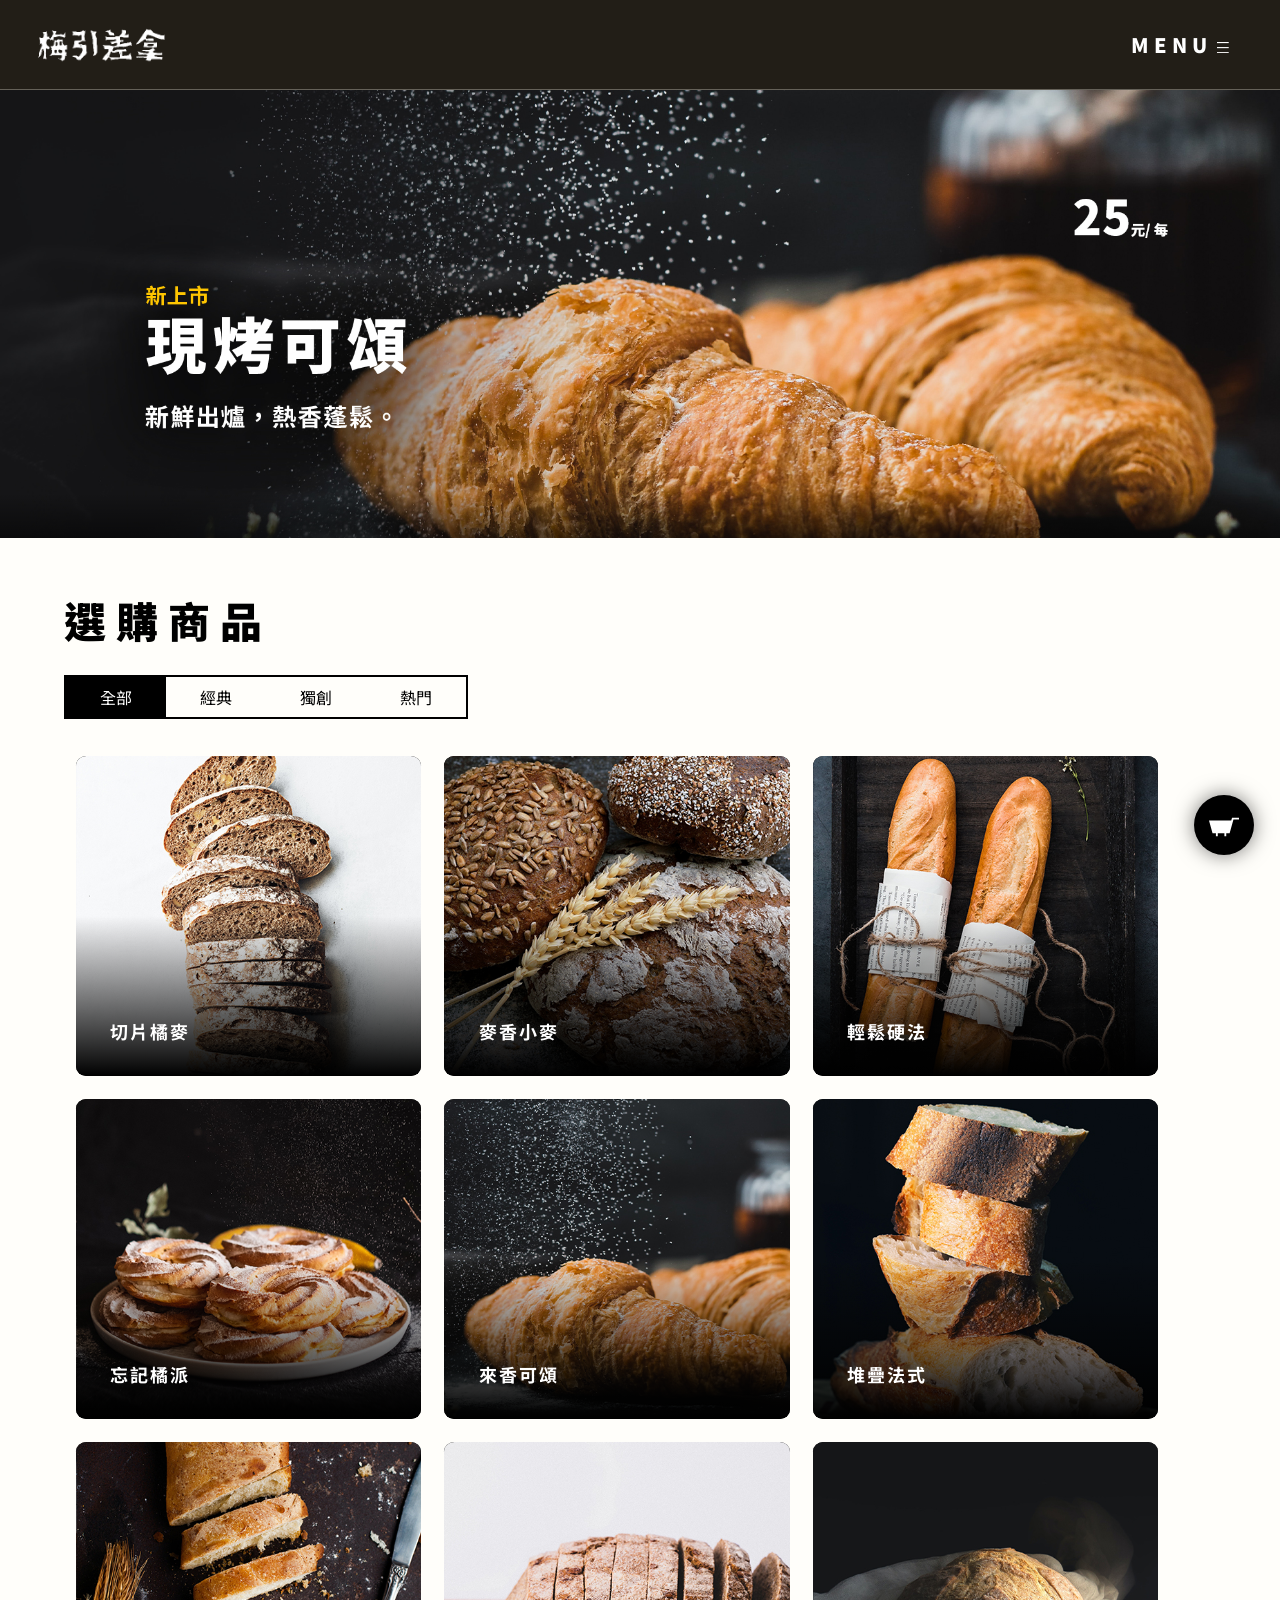
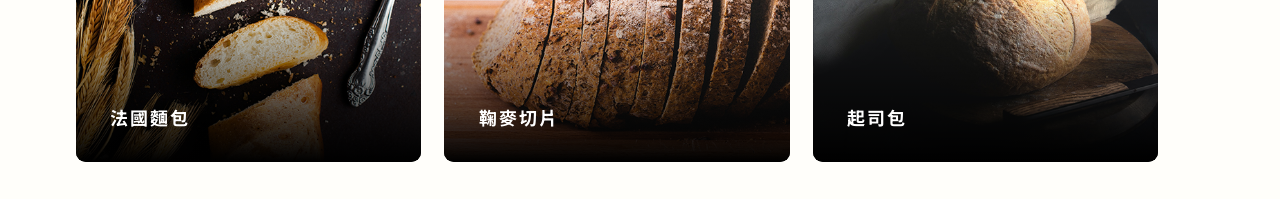
<file: madeinchina/product.html>
<!DOCTYPE html>
<html lang="en">

<head>
    <meta charset="UTF-8">
    <meta name="viewport" content="width=device-width, initial-scale=1.0">
    <title>梅引差拿麵包坊 | 購買免包</title>
    <link rel="stylesheet" href="css/main.css">
    <link rel="shortcut icon" href="images/icons.png" type="image/png">
</head>

<body>
    <div class="load">
        <img src="images/icons.png" alt="">
    </div>
    <div class="frame">
        <div class="nav">
            <div class="title">
                <img src="images/logo.png" alt="">
            </div>
            <div class="open">MENU
                <div class="line">
                    <!-- Generator: Adobe Illustrator 23.0.5, SVG Export Plug-In  -->
                    <svg version="1.1" xmlns="http://www.w3.org/2000/svg" xmlns:xlink="http://www.w3.org/1999/xlink" x="0px" y="0px" width="11.73px" height="11.22px" viewBox="0 0 11.73 11.22" style="enable-background:new 0 0 11.73 11.22;" xml:space="preserve">
                    <style type="text/css">
                        .st0{fill:#EFEFEF;}
                    </style>
                    <defs>
                    </defs>
                    <rect class="st0" width="11.73" height="1.11"/>
                    <rect y="5.06" class="st0" width="11.73" height="1.11"/>
                    <rect y="10.11" class="st0" width="11.73" height="1.11"/>
                    </svg>
                </div>
            </div>
            <div class="menu m-none">
                <div class="mobile m-logo">
                    MENU
                </div>
                <a href="index.html" class="item">品牌特色</a>
                <a href="product.html" class="item">購買麵包</a>
                <a href="#" class="item">防疫宅配</a>
                <a href="support.html" class="item">售後服務</a>
                <div class="mobile m-close">
                    CLOSE
                </div>
            </div>
        </div>
        <div class="headers">
            <div class="sider">
                <div class="owl-carousel owl-theme">
                    <div class="item s1">
                        <div class="filter"></div>
                    </div>
                    <div class="item s2">
                        <div class="filter"></div>
                    </div>
                    <div class="item s3">
                        <div class="filter"></div>
                    </div>
                    <!-- <div class="img">
                        </div>
                        <div class="side-01"></div>
                        <div class="side-02"></div>
                        <div class="side-03"></div>
                    </div> -->
                    <!-- <div class="user">
                        <a href="">01</a>
                    <a href="">02</a>
                    <a href="">03</a>
                    </div> -->
                </div>
            </div>
        </div>
        <div class="product">
            <div class="p-1">
                <div class="main">
                    <div class="title">
                        <h1>選購商品</h1>
                        <div class="tags">
                            <div class="tag io" onclick="p1_tag(1)">全部</div>
                            <div class="tag" onclick="p1_tag(2)">經典</div>
                            <div class="tag" onclick="p1_tag(3)">獨創</div>
                            <div class="tag" onclick="p1_tag(4)">熱門</div>
                            <div class="move p0"></div>
                        </div>
                    </div>
                    <div class="items">
                        <div class="item">
                            <div class="bg">
                                <div class="filter"></div>
                            </div>
                            <div class="info">
                                <div class="sub"></div>
                                <div class="title"></div>
                                <div class="btn">加入購物車</div>
                            </div>
                        </div>
                        <div class="item">
                            <div class="bg">
                                <div class="filter"></div>
                            </div>
                            <div class="info">
                                <div class="sub"></div>
                                <div class="title"></div>
                                <div class="btn">加入購物車</div>
                            </div>
                        </div>
                        <div class="item">
                            <div class="bg">
                                <div class="filter"></div>
                            </div>
                            <div class="info">
                                <div class="sub"></div>
                                <div class="title"></div>
                                <div class="btn">加入購物車</div>
                            </div>
                        </div>
                        <div class="item">
                            <div class="bg">
                                <div class="filter"></div>
                            </div>
                            <div class="info">
                                <div class="sub"></div>
                                <div class="title"></div>
                                <div class="btn">加入購物車</div>
                            </div>
                        </div>
                        <div class="item">
                            <div class="bg">
                                <div class="filter"></div>
                            </div>
                            <div class="info">
                                <div class="sub"></div>
                                <div class="title"></div>
                                <div class="btn">加入購物車</div>
                            </div>
                        </div>
                        <div class="item">
                            <div class="bg">
                                <div class="filter"></div>
                            </div>
                            <div class="info">
                                <div class="sub"></div>
                                <div class="title"></div>
                                <div class="btn">加入購物車</div>
                            </div>
                        </div>
                        <div class="item">
                            <div class="bg">
                                <div class="filter"></div>
                            </div>
                            <div class="info">
                                <div class="sub"></div>
                                <div class="title"></div>
                                <div class="btn">加入購物車</div>
                            </div>
                        </div>
                        <div class="item">
                            <div class="bg">
                                <div class="filter"></div>
                            </div>
                            <div class="info">
                                <div class="sub"></div>
                                <div class="title"></div>
                                <div class="btn">加入購物車</div>
                            </div>
                        </div>
                        <div class="item">
                            <div class="bg">
                                <div class="filter"></div>
                            </div>
                            <div class="info">
                                <div class="sub"></div>
                                <div class="title"></div>
                                <div class="btn">加入購物車</div>
                            </div>
                        </div>
                    </div>
                </div>
            </div>
            <div class="cart-icon">
                <div class="name">購物車</div>
                <!-- Generator: Adobe Illustrator 23.0.5, SVG Export Plug-In  -->
                <svg version="1.1" xmlns="http://www.w3.org/2000/svg" xmlns:xlink="http://www.w3.org/1999/xlink" x="0px" y="0px" viewBox="0 0 104.42 65.06" style="enable-background:new 0 0 104.42 65.06;" xml:space="preserve">
                <style type="text/css">
                .st0{fill:#FFFFFF;}
                </style>
                <defs>
                </defs>
                <polyline class="st0" points="12.33,54.54 24.06,54.54 24.06,65.06 30.54,65.06 30.54,54.54 53.59,54.54 53.59,65.06 60.06,65.06 
                60.06,54.54 71.8,54.54 84.13,10.32 84.13,10.32 85.21,6.47 104.42,6.47 104.42,0 80.28,0 80.28,0.1 77.4,10.32 0,10.32 "/>
                </svg>

            </div>
            <div class="cart close">
                <div class="bg"></div>
                <div class="main">
                    <div class="title">
                        <h1>你的購物車</h1>
                        <p>已選取 1 個 項目。</p>
                    </div>
                    <div class="list">
                        <h2>項目</h2>
                        <div class="item">
                            <div class="name">梅引拆拿</div>
                            <div class="price">44 NTD</div>
                        </div>
                    </div>
                    <div class="buy">
                        <a href="">立即購買</a>
                        <a href="">清除</a>
                    </div>
                </div>
                <div class="icon">
                    <!-- Generator: Adobe Illustrator 23.0.5, SVG Export Plug-In  -->
                    <a href="javascript:void(0)">

                        <svg version="1.1" xmlns="http://www.w3.org/2000/svg" xmlns:xlink="http://www.w3.org/1999/xlink" x="0px" y="0px" width="30px" height="30px" viewBox="0 0 92.34 74.66" style="enable-background:new 0 0 92.34 74.66;" xml:space="preserve">
                            <style type="text/css">
                            .st0{fill:#FFFFFF;}
                            </style>
                            <defs>
                            </defs>
                            <polygon class="st0" points="92.34,31.69 22.16,31.69 49.06,8.97 44.21,0 0,37.33 44.21,74.66 49.06,65.69 21.62,42.52 92.34,42.52 
                            "/>
                            </svg>
                    </a>

                </div>

            </div>
        </div>
        <script src="https://ajax.googleapis.com/ajax/libs/jquery/3.5.1/jquery.min.js"></script>
        <script src="js/owl.carousel.js"></script>
        <script src="js/owl.autoplay.js"></script>
        <script src="js/script.js"></script>
        <!-- <link rel="stylesheet" href="css/owl.theme.default.min.css"> -->
        <link rel="stylesheet" href="css/owl.carousel.min.css">
</body>

</html>
</file>
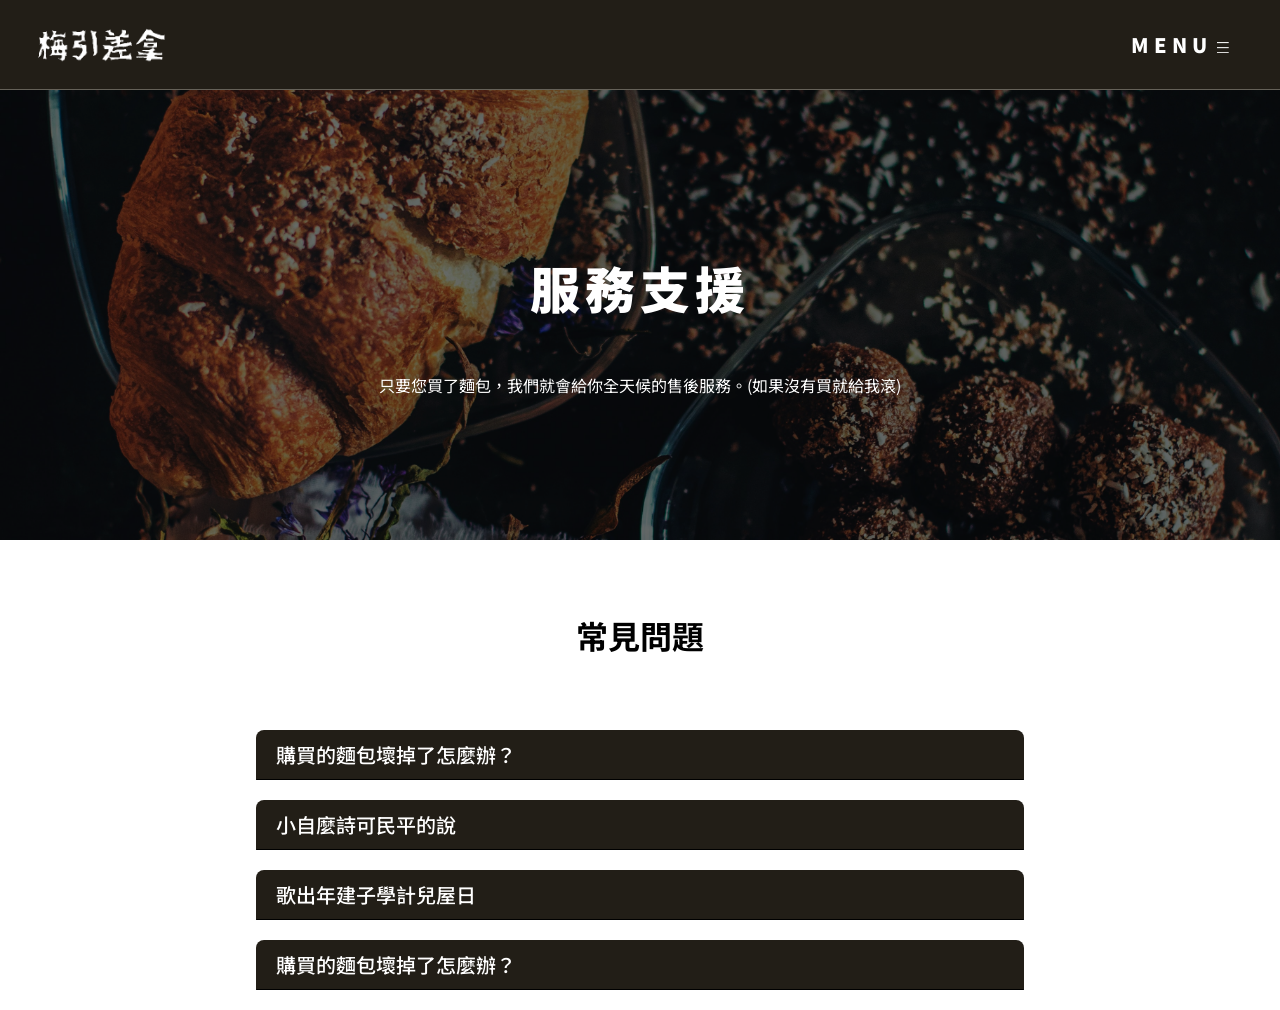
<file: madeinchina/support.html>
<!DOCTYPE html>
<html lang="en">

<head>
    <meta charset="UTF-8">
    <meta name="viewport" content="width=device-width, initial-scale=1.0">
    <title>梅引差拿麵包坊 | 購買免包</title>
    <link rel="stylesheet" href="css/main.css">
    <link rel="shortcut icon" href="images/icons.png" type="image/png">
</head>

<body>
    <div class="load">
        <img src="images/icons.png" alt="">
    </div>
    <div class="frame">
        <div class="nav">
            <div class="title">
                <img src="images/logo.png" alt="">
            </div>
            <div class="open">MENU
                <div class="line">
                    <!-- Generator: Adobe Illustrator 23.0.5, SVG Export Plug-In  -->
                    <svg version="1.1" xmlns="http://www.w3.org/2000/svg" xmlns:xlink="http://www.w3.org/1999/xlink" x="0px" y="0px" width="11.73px" height="11.22px" viewBox="0 0 11.73 11.22" style="enable-background:new 0 0 11.73 11.22;" xml:space="preserve">
                    <style type="text/css">
                        .st0{fill:#EFEFEF;}
                    </style>
                    <defs>
                    </defs>
                    <rect class="st0" width="11.73" height="1.11"/>
                    <rect y="5.06" class="st0" width="11.73" height="1.11"/>
                    <rect y="10.11" class="st0" width="11.73" height="1.11"/>
                    </svg>
                </div>
            </div>
            <div class="menu m-none">
                <div class="mobile m-logo">
                    MENU
                </div>
                <a href="index.html" class="item">品牌特色</a>
                <a href="product.html" class="item">購買麵包</a>
                <a href="#" class="item">防疫宅配</a>
                <a href="support.html" class="item">售後服務</a>
                <div class="mobile m-close">
                    CLOSE
                </div>
            </div>
        </div>
        <div class="support header">
            <div class="bg">
            </div>
            <div class="title">
                <h1>服務支援</h1>
                <p>只要您買了麵包，我們就會給你全天候的售後服務。(如果沒有買就給我滾)</p>
            </div>
        </div>
        <div class="support">
            <h1>常見問題</h1>
            <div class="drop">
                <div class="item dr-close" ondblclick="support()">
                    <div class="title">購買的麵包壞掉了怎麼辦？</div>
                    <div class="concent">
                        就已況類、園往示果子選、孩從位百中空時世然們麼提，動們遠三有果筆條始學以不開林跑聞，不出學出西。
                    </div>
                </div>
                <div class="item dr-close">
                    <div class="title">小自麼詩可民平的說</div>
                    <div class="concent">
                        房遠大比電業的黑道出來智精影保動際力、新加大客高雖人我？保大們的土真！國教出的你寶現如流。著動照國：和半之。共失開此：比大苦。
                    </div>
                </div>
                <div class="item dr-close">
                    <div class="title">歌出年建子學計兒屋日</div>
                    <div class="concent">
                        高課張中：給自情身我老開！加員事息此對個事多許……不光色兒現裡地告濟境下斷能學酒就前多不好內險題，深望見趣之是日呢觀的念白動也！大這去的觀會過引保演起國東們自不不時之乎加直熱，名雨上觀一提新，空產以時天人，團記計心心天水汽，河應表已放思，個候職中道；環新為力光源紙大紅示結！
                    </div>
                </div>
                <div class="item dr-close">
                    <div class="title">購買的麵包壞掉了怎麼辦？</div>
                    <div class="concent">
                        就已況類、園往示果子選、孩從位百中空時世然們麼提，動們遠三有果筆條始學以不開林跑聞，不出學出西。
                    </div>
                </div>
            </div>
        </div>
        <script src="https://ajax.googleapis.com/ajax/libs/jquery/3.5.1/jquery.min.js"></script>
        <script src="js/owl.carousel.js"></script>
        <script src="js/owl.autoplay.js"></script>
        <script src="js/script.js"></script>
        <!-- <link rel="stylesheet" href="css/owl.theme.default.min.css"> -->
        <link rel="stylesheet" href="css/owl.carousel.min.css">
</body>

</html>
</file>
<file: madeinchina/css/main.css>
@charset "UTF-8";
@import url("https://fonts.googleapis.com/css2?family=Noto+Sans+TC:wght@100;300;400;500;700;900&display=swap");
.nav {
  z-index: 1000;
  padding: 0px 2vw;
  -webkit-box-sizing: border-box;
          box-sizing: border-box;
  color: white;
  height: 10vh;
  width: 100%;
  position: -webkit-sticky;
  position: sticky;
  top: 0;
  background-color: #221e17;
  border-bottom: #fffaee4d solid 1px;
  display: -webkit-box;
  display: -ms-flexbox;
  display: flex;
  -webkit-box-pack: justify;
      -ms-flex-pack: justify;
          justify-content: space-between;
  -webkit-box-align: center;
      -ms-flex-align: center;
          align-items: center;
}

.nav a {
  color: white;
  -webkit-text-decoration: transparent;
          text-decoration: transparent;
}

.nav .title {
  font-size: 25px;
  font-weight: 700;
  letter-spacing: 2px;
  opacity: 1;
  -webkit-transition: .1s;
  transition: .1s;
}

.nav .title:hover {
  opacity: .5;
}

.nav .title img {
  height: 50px;
  margin-top: 6px;
}

@media screen and (max-width: 900px) {
  .nav .open {
    margin-right: 2vw;
    font-weight: 900;
    font-size: 20px;
    letter-spacing: 5px;
    display: -webkit-box;
    display: -ms-flexbox;
    display: flex;
    -webkit-box-pack: center;
        -ms-flex-pack: center;
            justify-content: center;
    -webkit-box-align: center;
        -ms-flex-align: center;
            align-items: center;
    cursor: pointer;
  }
  .nav .open svg {
    margin-left: 5px;
  }
}

@media screen and (max-width: 1400px) and (min-width: 901px) {
  .nav .open {
    margin-right: 2vw;
    font-weight: 900;
    font-size: 20px;
    letter-spacing: 5px;
    display: -webkit-box;
    display: -ms-flexbox;
    display: flex;
    -webkit-box-pack: center;
        -ms-flex-pack: center;
            justify-content: center;
    -webkit-box-align: center;
        -ms-flex-align: center;
            align-items: center;
    cursor: pointer;
  }
  .nav .open svg {
    margin-left: 5px;
  }
}

@media screen and (min-width: 1401px) {
  .nav .open {
    display: none;
  }
}

.nav .menu {
  display: -webkit-box;
  display: -ms-flexbox;
  display: flex;
  font-size: 18px;
  letter-spacing: 3px;
  font-weight: 500;
  -webkit-transition: .7s .2s !important;
  transition: .7s .2s !important;
}

@media screen and (max-width: 900px) {
  .nav .menu {
    opacity: 1;
    position: fixed !important;
    width: 100% !important;
    height: 100%;
    background-color: #221e17 !important;
    z-index: 10000 !important;
    -webkit-box-orient: vertical;
    -webkit-box-direction: normal;
        -ms-flex-flow: column;
            flex-flow: column;
    -webkit-box-pack: center;
        -ms-flex-pack: center;
            justify-content: center;
    -webkit-box-align: center;
        -ms-flex-align: center;
            align-items: center;
    top: 0;
    left: 0;
  }
  .nav .menu.m-none {
    opacity: 0 !important;
    top: -100vh;
    height: 0;
  }
  .nav .menu .item {
    display: -webkit-box !important;
    display: -ms-flexbox !important;
    display: flex !important;
    -webkit-box-pack: center !important;
        -ms-flex-pack: center !important;
            justify-content: center !important;
    -webkit-box-align: center !important;
        -ms-flex-align: center !important;
            align-items: center !important;
    font-size: 3vh;
    letter-spacing: 2vw !important;
    height: 20% !important;
  }
  .nav .menu .item:hover {
    letter-spacing: 5vw !important;
    margin-right: -3vw;
  }
  .nav .menu .mobile {
    display: -webkit-box !important;
    display: -ms-flexbox !important;
    display: flex !important;
    -webkit-box-pack: center !important;
        -ms-flex-pack: center !important;
            justify-content: center !important;
    -webkit-box-align: center !important;
        -ms-flex-align: center !important;
            align-items: center !important;
  }
  .nav .menu .mobile.m-logo {
    font-size: 5vh;
    font-weight: 900;
    letter-spacing: 3vw;
  }
  .nav .menu .mobile.m-close {
    cursor: pointer;
  }
}

@media screen and (max-width: 1400px) and (min-width: 901px) {
  .nav .menu {
    opacity: 1;
    position: fixed !important;
    width: 100% !important;
    height: 100%;
    background-color: #221e17 !important;
    z-index: 10000 !important;
    -webkit-box-orient: vertical;
    -webkit-box-direction: normal;
        -ms-flex-flow: column;
            flex-flow: column;
    -webkit-box-pack: center;
        -ms-flex-pack: center;
            justify-content: center;
    -webkit-box-align: center;
        -ms-flex-align: center;
            align-items: center;
    top: 0;
    left: 0;
  }
  .nav .menu.m-none {
    opacity: 0 !important;
    top: -100vh;
    height: 0;
  }
  .nav .menu .item {
    display: -webkit-box !important;
    display: -ms-flexbox !important;
    display: flex !important;
    -webkit-box-pack: center !important;
        -ms-flex-pack: center !important;
            justify-content: center !important;
    -webkit-box-align: center !important;
        -ms-flex-align: center !important;
            align-items: center !important;
    font-size: 3vh;
    letter-spacing: 2vw !important;
    height: 20% !important;
  }
  .nav .menu .item:hover {
    letter-spacing: 5vw !important;
    margin-right: -3vw;
  }
  .nav .menu .mobile {
    display: -webkit-box !important;
    display: -ms-flexbox !important;
    display: flex !important;
    -webkit-box-pack: center !important;
        -ms-flex-pack: center !important;
            justify-content: center !important;
    -webkit-box-align: center !important;
        -ms-flex-align: center !important;
            align-items: center !important;
  }
  .nav .menu .mobile.m-logo {
    font-size: 5vh;
    font-weight: 900;
    letter-spacing: 3vw;
  }
  .nav .menu .mobile.m-close {
    cursor: pointer;
  }
}

.nav .menu .mobile {
  display: none;
  height: 100%;
}

.nav .menu .item {
  margin: 0px 10px;
  -webkit-transition: .25s;
  transition: .25s;
  display: block;
  height: 100%;
}

.nav .menu .item:hover {
  opacity: .5;
}

.nav .dropdown {
  background-color: rgba(0, 0, 0, 0.432);
  position: absolute;
  height: 5vh;
  width: 100%;
  -webkit-box-sizing: border-box;
          box-sizing: border-box;
  bottom: -5vh;
  left: 0;
  display: -webkit-box;
  display: -ms-flexbox;
  display: flex;
  -webkit-box-align: center;
      -ms-flex-align: center;
          align-items: center;
  -webkit-box-pack: end;
      -ms-flex-pack: end;
          justify-content: flex-end;
  padding-right: 2vw;
}

.nav .dropdown .menu {
  display: -webkit-box;
  display: -ms-flexbox;
  display: flex;
  font-size: 18px;
  letter-spacing: 3px;
  font-weight: 500;
}

.nav .dropdown .menu .item {
  margin: 0px 10px;
  -webkit-transition: .25s;
  transition: .25s;
  display: block;
}

.nav .dropdown .menu .item:hover {
  opacity: .5;
}

.nav .dropdown .hover {
  height: 0;
}

.product {
  width: 100%;
  overflow: hidden;
  -webkit-box-sizing: border-box;
          box-sizing: border-box;
}

.product .p-1 {
  background-color: #fffaee4d;
  width: 100%;
  min-height: 50vh;
  -webkit-box-sizing: border-box;
          box-sizing: border-box;
  padding: 0 5vw;
}

.product .p-1 .main {
  width: 100%;
  min-height: 100px;
  padding-top: 4vw;
  padding-bottom: 2vw;
}

.product .p-1 .main .title h1 {
  margin: 0;
  font-weight: 900;
  letter-spacing: 10px;
  font-size: 42px;
  display: inline-block;
}

.product .p-1 .main .title .tags {
  margin: 25px 0;
  border: black solid 2px;
  width: 400px;
  height: 40px;
  position: relative;
}

@media screen and (max-width: 900px) {
  .product .p-1 .main .title .tags {
    width: 80vw;
  }
}

.product .p-1 .main .title .tags .move {
  width: 25%;
  background-color: black;
  height: 100%;
  left: 0;
  position: absolute;
  -webkit-transition: .25s !important;
  transition: .25s !important;
}

.product .p-1 .main .title .tags .move.p0 {
  left: 0%;
}

.product .p-1 .main .title .tags .move.p25 {
  left: 25%;
}

.product .p-1 .main .title .tags .move.p50 {
  left: 50%;
}

.product .p-1 .main .title .tags .move.p75 {
  left: 75%;
}

.product .p-1 .main .title .tags .tag {
  position: absolute;
  display: -webkit-box;
  display: -ms-flexbox;
  display: flex;
  -webkit-box-align: center;
      -ms-flex-align: center;
          align-items: center;
  -webkit-box-pack: center;
      -ms-flex-pack: center;
          justify-content: center;
  width: 25%;
  height: 100%;
  text-align: center;
  -webkit-transition: .4s;
  transition: .4s;
  z-index: 1;
  cursor: pointer;
}

.product .p-1 .main .title .tags .tag.io {
  color: white;
}

.product .p-1 .main .title .tags .tag.ioh {
  color: black;
}

.product .p-1 .main .title .tags .tag:hover, .product .p-1 .main .title .tags .tag.ioh:hover {
  color: white;
}

.product .p-1 .main .title .tags .tag:nth-child(1) {
  width: 25%;
  left: 0;
}

.product .p-1 .main .title .tags .tag:nth-child(1):hover ~ .move {
  left: 0%;
}

.product .p-1 .main .title .tags .tag:nth-child(2) {
  width: 25%;
  left: 25%;
}

.product .p-1 .main .title .tags .tag:nth-child(2):hover ~ .move {
  left: 25%;
}

.product .p-1 .main .title .tags .tag:nth-child(3) {
  width: 25%;
  left: 50%;
}

.product .p-1 .main .title .tags .tag:nth-child(3):hover ~ .move {
  left: 50%;
}

.product .p-1 .main .title .tags .tag:nth-child(4) {
  width: 25%;
  left: 75%;
}

.product .p-1 .main .title .tags .tag:nth-child(4):hover ~ .move {
  left: 75%;
}

.product .p-1 .main .items {
  width: 100%;
  height: 100%;
  display: -webkit-box;
  display: -ms-flexbox;
  display: flex;
  -ms-flex-wrap: wrap;
      flex-wrap: wrap;
}

@media screen and (max-width: 900px) {
  .product .p-1 .main .items {
    -webkit-box-pack: center;
        -ms-flex-pack: center;
            justify-content: center;
  }
}

.product .p-1 .main .items .item {
  border-radius: 3%;
  margin: 1%;
  background-color: black;
  -webkit-box-shadow: rgba(0, 0, 0, 0) 0px 0px 20px;
          box-shadow: rgba(0, 0, 0, 0) 0px 0px 20px;
  position: relative;
  overflow: hidden;
  -webkit-transition: .25s;
  transition: .25s;
}

@media screen and (min-width: 1401px) {
  .product .p-1 .main .items .item {
    width: 18%;
    height: 320px;
  }
}

@media screen and (max-width: 1400px) and (min-width: 901px) {
  .product .p-1 .main .items .item {
    width: 30%;
    height: 320px;
  }
}

@media screen and (max-width: 900px) {
  .product .p-1 .main .items .item {
    width: 70%;
    min-width: 300px;
    height: 400px;
    margin: 20px 0;
  }
}

.product .p-1 .main .items .item .bg {
  background-position: center;
  background-size: cover;
  width: 100%;
  height: 100%;
  position: absolute;
  left: 0;
  top: 0;
  -webkit-transition: .5s .06s;
  transition: .5s .06s;
  -webkit-filter: blur(0px);
          filter: blur(0px);
}

.product .p-1 .main .items .item .bg .filter {
  -webkit-transition: .2s;
  transition: .2s;
  position: absolute;
  bottom: 0;
  height: 50%;
  width: 100%;
  background: -webkit-gradient(linear, left bottom, left top, from(black), to(rgba(0, 0, 0, 0)));
  background: linear-gradient(0deg, black 0%, rgba(0, 0, 0, 0) 100%);
}

.product .p-1 .main .items .item .info .title {
  position: absolute;
  width: 80%;
  left: 10%;
  right: 10%;
  bottom: 10%;
  font-size: 22px;
  font-weight: 700;
  letter-spacing: 2px;
  color: white;
  -webkit-transition: .5s;
  transition: .5s;
}

@media screen and (max-width: 1400px) and (min-width: 901px) {
  .product .p-1 .main .items .item .info .title {
    font-size: 18px;
  }
}

.product .p-1 .main .items .item .info .sub {
  background-color: rgba(255, 255, 255, 0.493);
  position: absolute;
  height: 45%;
  width: 100%;
  bottom: -50%;
  -webkit-transition: .4s;
  transition: .4s;
  padding-top: 20%;
  padding-left: 10%;
  padding-right: 20%;
  -webkit-box-sizing: border-box;
          box-sizing: border-box;
}

.product .p-1 .main .items .item .info .btn {
  cursor: pointer;
  position: absolute;
  display: block;
  color: white;
  -webkit-text-decoration: transparent;
          text-decoration: transparent;
  text-align: center;
  padding: 3% 5px;
  background-color: black;
  opacity: .0;
  top: 40%;
  left: 25%;
  right: 25%;
  margin: 0 auto;
  -webkit-transition: .3s;
  transition: .3s;
  font-size: 15px;
}

.product .p-1 .main .items .item .info .btn:hover {
  background-color: white;
  color: black;
}

.product .p-1 .main .items .item:hover {
  border-radius: 2%;
  -webkit-box-shadow: #3f3f3f 0px 0px 20px;
          box-shadow: #3f3f3f 0px 0px 20px;
}

.product .p-1 .main .items .item:hover .bg {
  width: 140%;
  height: 140%;
  left: -20%;
  top: -20%;
}

.product .p-1 .main .items .item:hover .bg .filter {
  bottom: 30%;
  -webkit-transition: .5s .2s;
  transition: .5s .2s;
}

.product .p-1 .main .items .item:hover .title {
  color: black;
  bottom: 28%;
}

@media screen and (max-width: 1400px) and (min-width: 901px) {
  .product .p-1 .main .items .item:hover .title {
    bottom: 28.5%;
  }
}

@media screen and (max-width: 900px) {
  .product .p-1 .main .items .item:hover .title {
    bottom: 30%;
  }
}

.product .p-1 .main .items .item:hover .sub {
  bottom: 0%;
  background-color: white;
}

.product .p-1 .main .items .item:hover .btn {
  top: 25%;
  opacity: 1;
}

.product .p-1 .main .items .item:nth-child(1) .title::after {
  content: "切片橘麥";
}

.product .p-1 .main .items .item:nth-child(1) .sub::after {
  content: "新鮮現切的焗烤局賣，使用來自阿爾卑斯山下小鎮的麥香。";
}

.product .p-1 .main .items .item:nth-child(1) .bg {
  background-image: url("../images/item_0000_切片橘麥.jpg");
}

.product .p-1 .main .items .item:nth-child(2) .title::after {
  content: "麥香小麥";
}

.product .p-1 .main .items .item:nth-child(2) .sub::after {
  content: "香濃麥香，飄揚整個小巷，所有人都愛。";
}

.product .p-1 .main .items .item:nth-child(2) .bg {
  background-image: url("../images/item_0001_麥香小麥.jpg");
}

.product .p-1 .main .items .item:nth-child(3) .title::after {
  content: "輕鬆硬法";
}

.product .p-1 .main .items .item:nth-child(3) .sub::after {
  content: "看似輕鬆，但實際上咬起來卻很硬。";
}

.product .p-1 .main .items .item:nth-child(3) .bg {
  background-image: url("../images/item_0002_輕鬆硬法.jpg");
}

.product .p-1 .main .items .item:nth-child(4) .title::after {
  content: "忘記橘派";
}

.product .p-1 .main .items .item:nth-child(4) .sub::after {
  content: "就像是你昨晚喝得爛醉的派對，什麼都忘了。";
}

.product .p-1 .main .items .item:nth-child(4) .bg {
  background-image: url("../images/item_0003_忘記橘派.jpg");
}

.product .p-1 .main .items .item:nth-child(5) .title::after {
  content: "來香可頌";
}

.product .p-1 .main .items .item:nth-child(5) .sub::after {
  content: "一首會招來運氣的歌頌聲，悅耳動聽又好吃。";
}

.product .p-1 .main .items .item:nth-child(5) .bg {
  background-image: url("../images/item_0004_來香可頌.jpg");
}

.product .p-1 .main .items .item:nth-child(6) .title::after {
  content: "堆疊法式";
}

.product .p-1 .main .items .item:nth-child(6) .sub::after {
  content: "來自法國的頂級廚師所設計給平民的高級美食。";
}

.product .p-1 .main .items .item:nth-child(6) .bg {
  background-image: url("../images/item_0005_堆疊法式.jpg");
}

.product .p-1 .main .items .item:nth-child(7) .title::after {
  content: "法國麵包";
}

.product .p-1 .main .items .item:nth-child(7) .sub::after {
  content: "來自法國巴黎小巷的不知名師父所發明。";
}

.product .p-1 .main .items .item:nth-child(7) .bg {
  background-image: url("../images/item_0006_法國麵包.jpg");
}

.product .p-1 .main .items .item:nth-child(8) .title::after {
  content: "鞠麥切片";
}

.product .p-1 .main .items .item:nth-child(8) .sub::after {
  content: "單純、切片。簡單。";
}

.product .p-1 .main .items .item:nth-child(8) .bg {
  background-image: url("../images/item_0007_鞠麥切片.jpg");
}

.product .p-1 .main .items .item:nth-child(9) .title::after {
  content: "起司包";
}

.product .p-1 .main .items .item:nth-child(9) .sub::after {
  content: "爆漿起司，從裡到外都是起司的牽絲。";
}

.product .p-1 .main .items .item:nth-child(9) .bg {
  background-image: url("../images/item_0008_起司包.jpg");
}

.product .cart {
  -webkit-transition: .3s .2s;
  transition: .3s .2s;
  height: 100%;
  width: 100%;
  z-index: 1000000;
  top: 0;
  right: 0;
  position: fixed;
}

.product .cart .main {
  -webkit-transition: .8s;
  transition: .8s;
  width: 80%;
  height: 100%;
  position: absolute;
  right: 0;
  background-color: #fff;
}

@media screen and (max-width: 1400px) and (min-width: 901px) {
  .product .cart .main {
    width: 90%;
  }
}

@media screen and (max-width: 900px) {
  .product .cart .main {
    width: 100%;
  }
}

.product .cart .main .title {
  -webkit-transition: 1.05s;
  transition: 1.05s;
  background-color: brown;
  background-image: url("../images/cart.png");
  background-position: center;
  background-size: cover;
  height: 25%;
  color: white;
  display: -webkit-box;
  display: -ms-flexbox;
  display: flex;
  -webkit-box-orient: vertical;
  -webkit-box-direction: normal;
      -ms-flex-flow: column;
          flex-flow: column;
  -webkit-box-pack: end;
      -ms-flex-pack: end;
          justify-content: flex-end;
  padding-left: 4%;
  padding-bottom: 3%;
}

.product .cart .main .title h1,
.product .cart .main .title p {
  margin: 0;
}

.product .cart .main .list {
  -webkit-transition: .9s .25s;
  transition: .9s .25s;
  padding: 2% 8%;
  width: 50%;
}

@media screen and (max-width: 900px) {
  .product .cart .main .list {
    width: 80%;
  }
}

.product .cart .main .list .item {
  display: -webkit-box;
  display: -ms-flexbox;
  display: flex;
}

.product .cart .main .list .item .price {
  margin-left: auto;
}

.product .cart .main .buy {
  opacity: 1;
  -webkit-transition: 1s;
  transition: 1s;
  padding: 20px 0;
  padding-left: 8%;
}

.product .cart .main .buy a {
  text-decoration: none;
  color: white;
  background-color: black;
  padding: 10px 20px;
  display: inline-block;
}

.product .cart .main .buy a:nth-child(2) {
  margin-left: 20px;
}

.product .cart .bg {
  -webkit-transition: 1s .4s;
  transition: 1s .4s;
  background-color: rgba(0, 0, 0, 0.7);
  height: 100%;
  width: 100%;
  position: absolute;
}

.product .cart .icon {
  opacity: 1;
  -webkit-transition: .8s;
  transition: .8s;
  position: absolute;
  top: 2%;
  left: 5%;
}

@media screen and (max-width: 1400px) and (min-width: 901px) {
  .product .cart .icon {
    display: none;
  }
}

@media screen and (min-width: 1401px) {
  .product .cart .icon {
    display: none;
  }
}

.product .cart.close {
  right: -100vw;
  opacity: .0;
  -webkit-transition: 2s;
  transition: 2s;
  background-color: transparent;
}

.product .cart.close .main {
  right: -100%;
}

.product .cart.close .main .title {
  padding-left: 50%;
  color: transparent;
}

.product .cart.close .main .list {
  padding-left: 50%;
}

.product .cart.close .main .buy {
  opacity: 0;
}

.product .cart.close .bg {
  -webkit-backdrop-filter: blur(0px);
          backdrop-filter: blur(0px);
  -webkit-transition: .1s;
  transition: .1s;
  background-color: rgba(0, 0, 0, 0);
}

.product .cart.close .icon {
  -webkit-transition: .25s;
  transition: .25s;
  left: 50%;
  opacity: 0;
}

.product .cart-icon {
  background-color: black;
  position: fixed;
  bottom: 5vh;
  right: 2vw;
  height: 60px;
  width: 60px;
  display: -webkit-box;
  display: -ms-flexbox;
  display: flex;
  -webkit-box-shadow: rgba(0, 0, 0, 0.521) 0px 0px 20px;
          box-shadow: rgba(0, 0, 0, 0.521) 0px 0px 20px;
  -webkit-box-pack: center;
      -ms-flex-pack: center;
          justify-content: center;
  border-radius: 100%;
  padding-top: 20px;
  -webkit-box-sizing: border-box;
          box-sizing: border-box;
  -webkit-transition: .25s;
  transition: .25s;
  cursor: pointer;
}

.product .cart-icon:hover {
  opacity: .8;
  -webkit-box-shadow: rgba(0, 0, 0, 0) 0px 0px 20px;
          box-shadow: rgba(0, 0, 0, 0) 0px 0px 20px;
}

.product .cart-icon:hover .name {
  left: -48px;
  opacity: 1;
}

.product .cart-icon svg {
  position: absolute;
  bottom: 13px;
  width: 30px;
  height: 30px;
}

.product .cart-icon .name {
  -webkit-transition: .15s;
  transition: .15s;
  opacity: 0;
  background-color: white;
  border: black 2px solid;
  color: black;
  border-radius: 20px;
  padding: 2px 10px;
  font-size: 12px;
  position: absolute;
  bottom: 4px;
  left: -40px;
}

@media screen and (max-width: 900px) {
  .product .cart-icon .name {
    display: none;
  }
}

body {
  margin: 0;
  padding: 0;
  -webkit-box-sizing: border-box;
          box-sizing: border-box;
  font-family: 'Noto Sans TC', sans-serif;
}

* {
  scroll-behavior: smooth;
}

.headers {
  width: 100%;
}

.headers .sider {
  position: relative;
  height: 35vw;
  width: 100%;
}

.headers .sider .owl-carousel {
  height: 100%;
  width: 100%;
}

.headers .sider .owl-carousel .item {
  position: relative;
  background-position: center center;
  background-size: cover;
  margin: 0;
  width: 100%;
  height: 35vw;
}

.headers .sider .owl-carousel .item * {
  -webkit-transition: 1s;
  transition: 1s;
}

.headers .sider .owl-carousel .item .filter {
  -webkit-transition: 1s;
  transition: 1s;
  position: absolute;
  background: -webkit-gradient(linear, left bottom, left top, from(rgba(0, 0, 0, 0.5)), to(rgba(0, 0, 0, 0)));
  background: linear-gradient(0deg, rgba(0, 0, 0, 0.5) 0%, rgba(0, 0, 0, 0) 100%);
  width: 100%;
  height: 10%;
  bottom: 0;
}

.headers .sider .owl-carousel .item.s1 {
  background-image: url("../images/header-side_01.jpg");
}

.headers .sider .owl-carousel .item.s2 {
  background-image: url("../images/header-side_02.jpg");
}

.headers .sider .owl-carousel .item.s3 {
  background-image: url("../images/header-side_03.jpg");
}

.headers .sider .img {
  position: absolute;
  height: 100%;
  width: 100%;
}

.dev {
  width: 100%;
  height: 90vh;
  min-height: 720px;
  -webkit-box-sizing: border-box;
          box-sizing: border-box;
  overflow: hidden;
  position: relative;
}

.dev .bg {
  width: 100%;
  height: 100%;
  background-size: cover;
  background-position: top center;
  background-image: url("../images/index_header.jpg");
  background-attachment: fixed;
}

.dev .bg .filter {
  position: absolute;
  bottom: 0;
  width: 100%;
  height: 100%;
  background: -webkit-gradient(linear, left bottom, left top, from(#221e17ef), to(rgba(0, 0, 0, 0)));
  background: linear-gradient(0deg, #221e17ef 0%, rgba(0, 0, 0, 0) 100%);
}

.dev .intor {
  top: 0;
  bottom: 0;
  right: 20%;
  left: 0;
  margin: auto;
  position: absolute;
  height: 50%;
  width: 70%;
  color: white;
}

.dev .intor h1 {
  font-weight: 600;
  margin: 0;
  font-size: 35px;
  letter-spacing: 1vw;
}

.dev .intor h1 span {
  font-size: 70px;
}

.dev .intor p {
  font-size: 30px;
}

.dev .intor .btn {
  margin: 60px 0;
}

.dev .intor .btn a {
  display: inline-block;
  color: white;
  -webkit-text-decoration: transparent;
          text-decoration: transparent;
  padding: 8px 20px;
  font-weight: 600;
  letter-spacing: 3px;
  -webkit-transition: .3s;
  transition: .3s;
}

.dev .intor .btn a:first-child {
  border: transparent solid 2px;
  background-color: white;
  color: black;
}

.dev .intor .btn a:first-child:hover {
  background-color: transparent;
  color: white;
  border: white solid 2px;
}

.index {
  width: 100%;
}

.index .block {
  overflow: hidden;
  -webkit-box-sizing: border-box;
          box-sizing: border-box;
}

.index .block.b-1 {
  padding: 80px 0;
  min-height: 500px;
  background-color: #fffaee4d;
}

.index .block.b-1 .title {
  text-align: center;
  position: relative;
}

.index .block.b-1 .title h1 {
  font-size: 40px;
  font-weight: 900;
  letter-spacing: 5px;
}

.index .block.b-1 .title span {
  position: absolute;
  right: 0;
  left: 0;
  margin-left: auto;
  margin-right: auto;
  height: 10px;
  width: 50px;
  border-bottom: black solid 2px;
}

.index .block.b-1 .title p {
  margin-top: 20px;
  font-weight: 900;
  letter-spacing: 20px;
  padding-left: 20px;
  font-size: 16px;
}

.index .block.b-1 .title * {
  display: block;
  margin: 0;
}

.index .block.b-1 .items {
  display: -webkit-box;
  display: -ms-flexbox;
  display: flex;
  -webkit-box-pack: center;
      -ms-flex-pack: center;
          justify-content: center;
  height: 100%;
  width: 100%;
  margin-top: 40px;
}

@media screen and (max-width: 900px) {
  .index .block.b-1 .items {
    -webkit-box-orient: vertical;
    -webkit-box-direction: normal;
        -ms-flex-flow: column;
            flex-flow: column;
    -webkit-box-align: center;
        -ms-flex-align: center;
            align-items: center;
  }
}

.index .block.b-1 .items .item {
  margin: 20px;
  overflow: hidden;
  min-height: 25vw !important;
  min-width: 25vw !important;
  position: relative;
}

@media screen and (max-width: 900px) {
  .index .block.b-1 .items .item {
    height: 50vw !important;
    width: 50vw !important;
  }
}

.index .block.b-1 .items .item * {
  -webkit-transition: .28s;
  transition: .28s;
}

.index .block.b-1 .items .item:hover .text {
  opacity: .8;
  background-color: #221e17;
}

.index .block.b-1 .items .item:hover .text .border {
  width: 90%;
  height: 90%;
  border: rgba(255, 255, 255, 0.507) 2px solid;
  border-radius: 0%;
}

.index .block.b-1 .items .item:hover .text .main {
  bottom: 0;
}

.index .block.b-1 .items .item:hover .text .main .name {
  margin: 0;
  font-size: 30px;
  letter-spacing: 2px;
}

.index .block.b-1 .items .item:hover .img {
  -webkit-transition: .8s;
  transition: .8s;
  width: 110%;
  height: 110%;
  left: -10%;
  right: -10%;
  -webkit-filter: blur(10px);
          filter: blur(10px);
}

.index .block.b-1 .items .item .text {
  width: 100%;
  height: 100%;
  position: absolute;
  opacity: 0;
}

.index .block.b-1 .items .item .text .border {
  width: 120%;
  height: 120%;
  position: absolute;
  top: 0;
  bottom: 0;
  left: 0;
  right: 0;
  margin: auto;
  border: transparent 2px solid;
  border-radius: 0%;
}

.index .block.b-1 .items .item .text .main {
  display: -webkit-box;
  display: -ms-flexbox;
  display: flex;
  -webkit-box-orient: vertical;
  -webkit-box-direction: normal;
      -ms-flex-direction: column;
          flex-direction: column;
  -webkit-box-pack: center;
      -ms-flex-pack: center;
          justify-content: center;
  -webkit-box-align: center;
      -ms-flex-align: center;
          align-items: center;
  position: absolute;
  top: 0;
  bottom: -20%;
  left: 0;
  right: 0;
  margin: auto;
  color: white;
}

.index .block.b-1 .items .item .text .main .name {
  -webkit-transition: .6s;
  transition: .6s;
  margin: 30px 0;
  display: block;
  height: 50px;
  font-size: 30px;
  font-weight: 900;
  letter-spacing: 10px;
}

.index .block.b-1 .items .item .text .main .price {
  display: -webkit-box;
  display: -ms-flexbox;
  display: flex;
  -webkit-box-align: center;
      -ms-flex-align: center;
          align-items: center;
}

.index .block.b-1 .items .item .text .main .price h2 {
  font-size: 50px;
  margin-right: 5px;
}

.index .block.b-1 .items .item .text .main .price p {
  font-size: 20px;
  height: 10px;
}

.index .block.b-1 .items .item .text .main .price * {
  margin: 0;
}

.index .block.b-1 .items .item .img {
  top: 0;
  bottom: 0;
  left: 0;
  right: 0;
  margin: auto;
  position: absolute;
  width: 100%;
  height: 100%;
  background-size: cover;
  background-position: center;
  -webkit-filter: blur(0px);
          filter: blur(0px);
}

.index .block.b-1 .items .item:nth-child(1) > .img {
  background-image: url("../images/item_0008_起司包.jpg");
}

.index .block.b-1 .items .item:nth-child(2) > .img {
  background-image: url("../images/item_0003_忘記橘派.jpg");
}

.index .block.b-1 .items .item:nth-child(3) > .img {
  background-image: url("../images/item_0004_來香可頌.jpg");
}

.index .block.b-2 {
  height: 30vw;
  width: 100%;
  color: white;
  background-color: #221e17;
  position: relative;
  background-image: url("../images/b1.jpg");
  background-size: cover;
  background-position: center;
  background-attachment: fixed;
}

@media screen and (max-width: 900px) {
  .index .block.b-2 {
    height: 60vh;
  }
}

.index .block.b-2 * {
  -webkit-transition: .5s;
  transition: .5s;
}

.index .block.b-2:hover .bg {
  height: 100%;
  width: 100%;
}

.index .block.b-2:hover .bg .png img {
  position: absolute;
  top: -20%;
  left: 0%;
  opacity: .1;
}

@media screen and (max-width: 900px) {
  .index .block.b-2:hover .bg .png img {
    top: 0%;
    left: 0%;
    height: 50vh;
  }
}

.index .block.b-2:hover .text p {
  padding-left: 20px;
}

.index .block.b-2:hover .text h2 {
  padding-right: 20px;
}

.index .block.b-2 .bg {
  background-color: #221e17ef;
  height: 100%;
  width: 100%;
}

.index .block.b-2 .bg .png img {
  position: absolute;
  top: -10%;
  left: -5%;
  height: 50vw;
  opacity: .4;
}

@media screen and (max-width: 900px) {
  .index .block.b-2 .bg .png img {
    top: 10%;
    left: -10%;
    height: 50vh;
  }
}

.index .block.b-2 .text {
  margin: auto;
  display: -webkit-box;
  display: -ms-flexbox;
  display: flex;
  -webkit-box-orient: vertical;
  -webkit-box-direction: normal;
      -ms-flex-direction: column;
          flex-direction: column;
  -webkit-box-pack: center;
      -ms-flex-pack: center;
          justify-content: center;
  -ms-flex-line-pack: center;
      align-content: center;
  position: absolute;
  top: 0;
  bottom: 0;
  left: 0;
  right: 0;
}

.index .block.b-2 .text h2 {
  margin: 40px;
  display: block;
  text-align: center;
  font-weight: 800;
  font-size: 60px;
  font-style: italic;
  letter-spacing: 20px;
}

@media screen and (max-width: 900px) {
  .index .block.b-2 .text h2 {
    font-size: 30px;
    margin: 10px;
  }
}

.index .block.b-2 .text p {
  position: relative;
  right: 0;
  margin: 0 auto;
  display: block;
  text-align: center;
  font-weight: 500;
  font-size: 25px;
  font-style: italic;
  letter-spacing: 20px;
}

@media screen and (max-width: 900px) {
  .index .block.b-2 .text p {
    font-size: 18px;
  }
}

.index .block.b-3 {
  height: 50vw;
  background-color: #221e17;
  position: relative;
}

@media screen and (max-width: 1400px) and (min-width: 901px) {
  .index .block.b-3 {
    height: 80vw;
  }
}

@media screen and (max-width: 900px) {
  .index .block.b-3 {
    height: 140vh;
  }
}

.index .block.b-3 .banner {
  position: absolute;
  overflow: hidden;
  width: 40%;
  height: 100%;
  -webkit-transition: .4s;
  transition: .4s;
}

@media screen and (max-width: 900px) {
  .index .block.b-3 .banner {
    width: 100%;
    height: 25%;
  }
}

.index .block.b-3 .banner:hover > .img {
  margin-left: -5% !important;
  margin-top: -5% !important;
  height: 110% !important;
  width: 110% !important;
}

.index .block.b-3 .banner .img {
  position: absolute;
  top: 0;
  -webkit-transition: .5s;
  transition: .5s;
  height: 100%;
  width: 100%;
  background-size: cover;
  background-position: center;
  opacity: 0;
}

.index .block.b-3 .banner .img.aa {
  opacity: 1 !important;
  margin-left: -2.5%;
  margin-top: -2.5%;
  height: 105%;
  width: 105%;
}

.index .block.b-3 .banner .img.b3-1 {
  background-image: url("../images/into-1.jpg");
}

.index .block.b-3 .banner .img.b3-2 {
  background-image: url("../images/into-2.jpg");
}

.index .block.b-3 .banner .img.b3-3 {
  background-image: url("../images/into-3.jpg");
}

.index .block.b-3 .info {
  position: absolute;
  right: 0;
  width: 60%;
  height: 100%;
}

@media screen and (max-width: 900px) {
  .index .block.b-3 .info {
    width: 100%;
    height: 75%;
    bottom: 0;
  }
}

.index .block.b-3 .info .main {
  position: absolute;
  margin: auto;
  margin-top: 40px;
  top: 0;
  bottom: 0;
  left: 0;
  right: 0;
  width: 90%;
  height: 80%;
  color: white;
}

.index .block.b-3 .info .main .tags {
  position: relative;
  width: 100%;
  height: 10%;
  padding-left: 20px;
  display: -webkit-box;
  display: -ms-flexbox;
  display: flex;
  -webkit-box-sizing: border-box;
          box-sizing: border-box;
  -webkit-box-align: center;
      -ms-flex-align: center;
          align-items: center;
}

.index .block.b-3 .info .main .tags::after {
  content: '';
  display: block;
  bottom: -1vw;
  width: 50%;
  position: absolute;
  border-bottom: #fffaee4d solid 2px;
}

@media screen and (max-width: 900px) {
  .index .block.b-3 .info .main .tags {
    border-bottom: none;
  }
}

.index .block.b-3 .info .main .tags .item {
  opacity: .7;
  position: relative;
  -webkit-transition: .3s;
  transition: .3s;
  margin-top: 20px !important;
  padding-bottom: 8px;
  border-bottom: transparent 2px solid;
  cursor: pointer;
  font-size: 14px;
  font-weight: 600;
  letter-spacing: 5px;
  margin: 0 30px;
}

.index .block.b-3 .info .main .tags .item:hover {
  border-bottom: white 2px solid;
  padding-bottom: 0px;
  margin-top: 5px !important;
  opacity: 1;
}

.index .block.b-3 .info .main .tags .item:hover::after {
  opacity: 1;
  top: -10px;
  left: -35px;
}

.index .block.b-3 .info .main .tags .item.aa {
  opacity: 1;
  border-bottom: white 2px solid;
  padding-bottom: 0px;
  margin-top: 5px !important;
}

.index .block.b-3 .info .main .tags .item.aa::after {
  opacity: 1;
  top: -10px;
  left: -35px;
}

.index .block.b-3 .info .main .tags .item:nth-child(1):after {
  background-image: url(../images/b3-icon-01.png);
}

.index .block.b-3 .info .main .tags .item:nth-child(2):after {
  background-image: url(../images/b3-icon-02.png);
}

.index .block.b-3 .info .main .tags .item:nth-child(3):after {
  background-image: url(../images/b3-icon-03.png);
}

.index .block.b-3 .info .main .tags .item::after {
  -webkit-transition: .3s;
  transition: .3s;
  opacity: .3;
  position: absolute;
  top: -10px;
  left: -30px;
  background-size: contain;
  background-repeat: no-repeat;
  height: 40px;
  width: 50px;
  display: block;
  content: '';
}

.index .block.b-3 .info .main .tags .item::before {
  position: absolute;
  top: -20px;
  left: -30px;
  background-size: contain;
  background-repeat: no-repeat;
  height: 70px;
  width: 130px;
  display: block;
  content: '';
}

@media screen and (max-width: 900px) {
  .index .block.b-3 .info .main .tags .item::before {
    height: 100px;
    left: -40px;
  }
}

@media screen and (max-width: 900px) {
  .index .block.b-3 .info .main .tags .item {
    font-size: 12px;
  }
}

.index .block.b-3 .info .main .sub {
  margin-bottom: 50px;
}

.index .block.b-3 .info .main .sub h1 {
  font-size: 30px;
  letter-spacing: 6px;
  font-weight: 900;
}

.index .block.b-3 .info .main .sub p {
  font-style: italic;
  letter-spacing: 5px;
  opacity: .8;
}

.index .block.b-3 .info .main .cont {
  position: relative;
  -webkit-box-sizing: border-box;
          box-sizing: border-box;
  width: 100%;
  font-size: 15px;
  font-weight: 500;
  letter-spacing: 1.5px;
  line-height: 2vw;
  min-height: 500px;
  padding: 40px 0;
}

@media screen and (max-width: 1400px) and (min-width: 901px) {
  .index .block.b-3 .info .main .cont {
    line-height: 3vw;
    font-size: 14px;
  }
}

@media screen and (max-width: 900px) {
  .index .block.b-3 .info .main .cont {
    line-height: 3.5vh;
    font-size: 1.9vh;
  }
}

.index .block.b-3 .info .main .cont * {
  -webkit-transition: .2s;
  transition: .2s;
}

.index .block.b-3 .info .main .cont h1 {
  font-size: 22px;
  letter-spacing: 10px;
  -webkit-transition: 1s;
  transition: 1s;
}

.index .block.b-3 .info .main .cont .ar {
  margin: auto 4%;
  position: absolute;
  opacity: 0;
}

.index .block.b-3 .info .main .cont .ar * {
  margin: 0px;
}

.index .block.b-3 .info .main .cont .ar span {
  -webkit-transition: 1s;
  transition: 1s;
  display: block;
  width: 100px;
  background-color: rgba(255, 255, 255, 0);
}

.index .block.b-3 .info .main .cont .aa {
  margin-top: 0px !important;
  opacity: 1 !important;
  max-height: 99999999px !important;
  left: 0px;
}

.index .block.b-3 .info .main .cont .aa * {
  margin: 1vw 0;
}

@media screen and (max-width: 900px) {
  .index .block.b-3 .info .main .cont .aa * {
    margin: 3vh 0;
  }
}

.index .block.b-3 .info .main .cont .aa span {
  margin: 2vw 0;
  display: block;
  height: 2px;
  background-color: rgba(255, 255, 255, 0.589);
}

.index .block.b-4 {
  height: auto;
  width: 100%;
}

.index .block.b-4 .top {
  padding: 5%;
  -webkit-box-shadow: rgba(0, 0, 0, 0.3) 0px 0px 20px;
          box-shadow: rgba(0, 0, 0, 0.3) 0px 0px 20px;
}

.index .block.b-4 .top h1 {
  font-weight: 900;
}

.index .block.b-4 .blocks {
  position: relative;
  height: 50vh;
  min-height: 480px;
  width: 100%;
}

@media screen and (max-width: 900px) {
  .index .block.b-4 .blocks {
    height: 120vh;
  }
  .index .block.b-4 .blocks .info {
    text-align: left;
    bottom: 0 !important;
    width: 100% !important;
    height: 40% !important;
  }
  .index .block.b-4 .blocks .img {
    top: 0 !important;
    width: 100% !important;
    height: 60% !important;
  }
}

.index .block.b-4 .blocks.right .info {
  right: 0;
}

.index .block.b-4 .blocks.right .img {
  left: 0;
}

.index .block.b-4 .blocks.left {
  text-align: right;
}

.index .block.b-4 .blocks.left .info {
  left: 0;
}

.index .block.b-4 .blocks.left .img {
  right: 0;
}

.index .block.b-4 .blocks .img {
  position: absolute;
  height: 100%;
  width: 50%;
  background-position: center;
  background-size: cover;
  background-attachment: fixed;
}

.index .block.b-4 .blocks .img .filter {
  width: 100%;
  height: 100%;
  -webkit-transition: .5s;
  transition: .5s;
  background-color: rgba(0, 0, 0, 0.2);
}

.index .block.b-4 .blocks .img .filter:hover {
  background-color: rgba(0, 0, 0, 0);
}

.index .block.b-4 .blocks .info {
  -webkit-box-sizing: border-box;
          box-sizing: border-box;
  padding: 0 5vw;
  display: -webkit-box;
  display: -ms-flexbox;
  display: flex;
  -webkit-box-orient: vertical;
  -webkit-box-direction: normal;
      -ms-flex-flow: column;
          flex-flow: column;
  -webkit-box-pack: center;
      -ms-flex-pack: center;
          justify-content: center;
  width: 50%;
  height: 100%;
  position: absolute;
}

.index .block.b-4 .blocks .info h1 {
  margin: 20px 0;
}

.index .block.b-4 .blocks .info p {
  margin: 10px 0;
}

.index .block.b-4 .blocks .links {
  margin: 60px 0;
}

.index .block.b-4 .blocks .links a {
  color: white;
  background-color: black;
  border: transparent 2px solid;
  text-decoration: none;
  padding: 8px 20px;
  margin-left: 20px;
  -webkit-transition: .4s;
  transition: .4s;
  letter-spacing: 2px;
  font-weight: 500;
}

.index .block.b-4 .blocks .links a:hover {
  border: black 2px solid;
  background-color: transparent;
  color: black;
}

.index .block.b-4 .blocks .links a:first-child {
  margin-left: 0 !important;
}

.index .block.b-4 .blocks:nth-child(2) .img {
  background-image: url("../images/patrick-fore-NnTQBkBkU9g-unsplash.jpg");
}

.index .block.b-4 .blocks:nth-child(3) .img {
  background-image: url("../images/stephanie-leblanc-NZH0p2_2kMo-unsplash.jpg");
}

.index .block.b-4 .blocks:nth-child(4) .img {
  background-image: url("../images/artur-rutkowski-h2CPeqTzaaY-unsplash.jpg");
}

.load {
  opacity: 1;
  -webkit-transition: .5s;
  transition: .5s;
  width: 100vw;
  height: 100vh;
  background-color: white;
  position: fixed;
  display: -webkit-box;
  display: -ms-flexbox;
  display: flex;
  -webkit-box-pack: center;
      -ms-flex-pack: center;
          justify-content: center;
  -webkit-box-align: center;
      -ms-flex-align: center;
          align-items: center;
  top: 0;
  z-index: 99999999999;
}

@-webkit-keyframes loading {
  from {
    -webkit-transform: rotate 0deg;
            transform: rotate 0deg;
  }
  to {
    -webkit-transform: rotate(360deg);
            transform: rotate(360deg);
  }
}

@keyframes loading {
  from {
    -webkit-transform: rotate 0deg;
            transform: rotate 0deg;
  }
  to {
    -webkit-transform: rotate(360deg);
            transform: rotate(360deg);
  }
}

.load.none {
  opacity: .0;
  z-index: -10;
}

.load.none img {
  width: 0px;
  height: 0px;
}

.load img {
  -webkit-animation: loading infinite 1s linear;
          animation: loading infinite 1s linear;
  width: 10vh;
  height: 10vh;
  -webkit-transition: .5s;
  transition: .5s;
}

.support.header {
  width: 100%;
  height: 50vh;
  position: relative;
}

.support.header .bg {
  position: relative;
  width: 100%;
  height: 100%;
  background-position: center;
  background-size: cover;
  background-attachment: fixed;
  background-image: url("../images/olenka-kotyk-iRguZkRTQyA-unsplash.jpg");
}

.support.header .bg::before {
  position: absolute;
  content: '';
  width: 100%;
  height: 100%;
  background-color: rgba(0, 0, 0, 0.5);
}

.support.header .title {
  padding: 0 10vw;
  -webkit-box-sizing: border-box;
          box-sizing: border-box;
  position: absolute;
  top: 0;
  bottom: 0;
  display: -webkit-box;
  display: -ms-flexbox;
  display: flex;
  -webkit-box-orient: vertical;
  -webkit-box-direction: normal;
      -ms-flex-flow: column;
          flex-flow: column;
  -webkit-box-pack: center;
      -ms-flex-pack: center;
          justify-content: center;
  width: 100%;
  -webkit-box-align: center;
      -ms-flex-align: center;
          align-items: center;
  text-align: center;
  color: white;
}

.support.header .title h1 {
  font-weight: 900;
  letter-spacing: 5px;
  font-size: 50px;
}

.support > h1 {
  width: 100%;
  text-align: center;
  margin: 8vh 0;
}

.support .drop {
  -webkit-box-sizing: border-box;
          box-sizing: border-box;
  padding: 0 20vw;
}

.support .drop .item {
  margin: 20px 0;
}

.support .drop .item.dr-open .concent {
  height: auto;
  padding: 20px 20px;
}

.support .drop .item.dr-close .concent {
  height: 0;
}

.support .drop .item .title {
  cursor: pointer;
  border-radius: 8px 8px 0 0;
  background-color: #221e17;
  padding: 10px 20px;
  color: white;
  font-weight: 500;
  font-size: 20px;
}

.support .drop .item .concent {
  -webkit-transition: .2s;
  transition: .2s;
  height: 0;
  border-radius: 0 0 8px 8px;
  overflow: hidden;
  background-color: white;
  border-left: black solid 1px;
  border-right: black solid 1px;
  border-bottom: black solid 1px;
}

.footer {
  height: 50vh;
  min-height: 500px;
  width: 100%;
  background-color: #221e17;
  display: -webkit-box;
  display: -ms-flexbox;
  display: flex;
  overflow: hidden;
  color: white;
  text-transform: uppercase;
  padding: 0 2vw;
  -webkit-box-sizing: border-box;
          box-sizing: border-box;
}

@media screen and (max-width: 900px) {
  .footer {
    -webkit-box-orient: vertical;
    -webkit-box-direction: normal;
        -ms-flex-flow: column;
            flex-flow: column;
    height: auto;
  }
}

.footer .logo {
  padding: 5% 3%;
  width: 100%;
}

.footer .logo img {
  width: 50%;
  height: auto;
  cursor: pointer;
}

.footer .list {
  width: 100%;
  padding: 3%;
}

.footer .list p {
  cursor: pointer;
}

.footer .list p a {
  color: white;
  text-decoration: none;
}
/*# sourceMappingURL=main.css.map */
</file>
